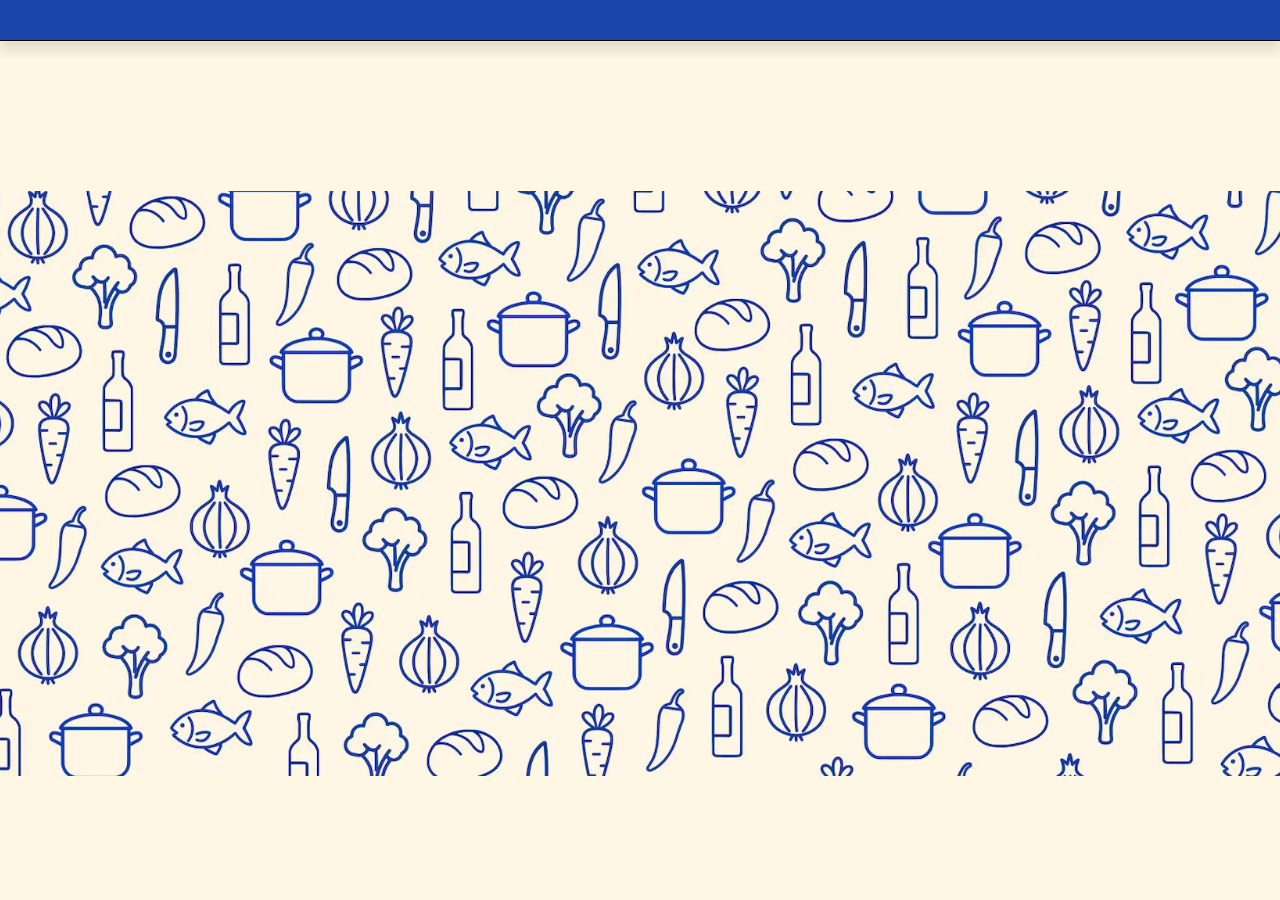
<file: index.html>
<!DOCTYPE html>
<html lang="en">

<head>
    <meta charset="UTF-8">
    <meta name="viewport" content="width=device-width, initial-scale=1.0">
    <title>Forside</title>
    <link rel="stylesheet" href="index.css">
    <link rel="stylesheet" href="samlet.css">
</head>

<body>
    <header></header>
    <main></main>
    <footer></footer>
    <script src="index.js"></script>
</body>

</html>
</file>
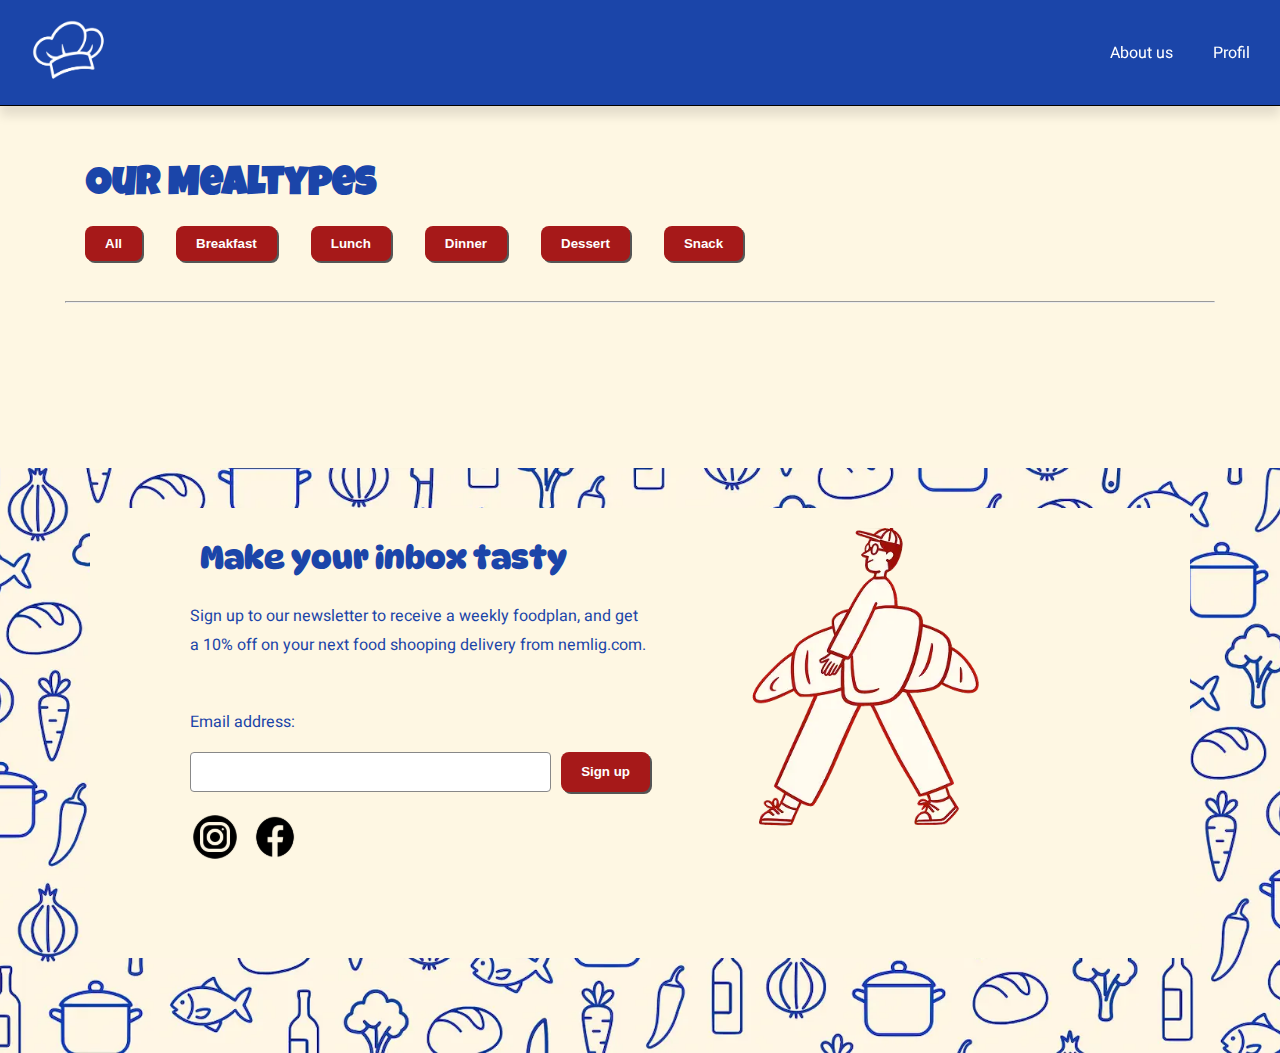
<file: recipes.html>
<!DOCTYPE html>
<html lang="en">

<head>
    <meta charset="UTF-8" />
    <meta name="viewport" content="width=device-width, initial-scale=1.0" />
    <meta name="robots" content="noindex" />
    <link rel="preconnect" href="https://fonts.googleapis.com" />
    <link rel="preconnect" href="https://fonts.gstatic.com" crossorigin />
    <link href="https://fonts.googleapis.com/css2?family=Luckiest+Guy&display=swap" rel="stylesheet" />
    <link rel="preconnect" href="https://fonts.googleapis.com" />
    <link rel="preconnect" href="https://fonts.gstatic.com" crossorigin />
    <link href="https://fonts.googleapis.com/css2?family=DynaPuff:wght@400..700&display=swap" rel="stylesheet" />
    <link rel="preconnect" href="https://fonts.googleapis.com" />
    <link rel="preconnect" href="https://fonts.gstatic.com" crossorigin />
    <link href="https://fonts.googleapis.com/css2?family=Heebo:wght@100..900&display=swap" rel="stylesheet" />
    <link rel="icon" type="image/svg+xml"
        href="data:image/svg+xml,<svg xmlns=%22http://www.w3.org/2000/svg%22 width=%22256%22 height=%22256%22 viewBox=%220 0 100 100%22><rect width=%22100%22 height=%22100%22 rx=%2220%22 fill=%22%231b45a9%22></rect><text x=%2250%%22 y=%2250%%22 dominant-baseline=%22central%22 text-anchor=%22middle%22 font-size=%2263%22>👩‍🍳</text></svg>" />
    <title>Recipes</title>
    <link rel="stylesheet" href="recipes.css" />
    <link rel="stylesheet" href="samlet.css" />
</head>

<body>
    <header>
        <a href="index.html">
            <img src="img/hvid_logo.webp" alt="Logo" class="logo" />
        </a>
        <nav>
            <ul class="menu">
                <li><a href="index.html">About us</a></li>
                <li><a href="index.html">Profil</a></li>
            </ul>
            <div class="burger">
                <div class="line"></div>
                <div class="line"></div>
                <div class="line"></div>
            </div>
        </nav>
    </header>
    <main>
        <h1 class="filter_h2">Our Mealtypes</h1>
        <section class="buttons">
            <button class="filter" data-mealtype="All">All</button>
            <button class="filter" data-mealtype="Breakfast">Breakfast</button>
            <button class="filter" data-mealtype="Lunch">Lunch</button>
            <button class="filter" data-mealtype="Dinner">Dinner</button>
            <button class="filter" data-mealtype="Dessert">Dessert</button>
            <button class="filter" data-mealtype="Snack">Snack</button>
        </section>
        <hr>
        <section id="recipes_list"></section>
        <!-- <div class="layout">
            <section class="grid-1-1">
                <article class="blaaboks">
                    <h1>Classic margherita pizza</h1>
                    <div>
                        <img src="img/shrimp.webp" alt="" />
                    </div>
                    <p>Cooking time: 30 min</p>
                    <p>Difficulty: Easy</p>
                </article>
                <article class="blaaboks">
                    <h1>Tomato basil bruschetta</h1>
                    <div><img src="img/shrimp.webp" alt="" /></div>
                    <p>Cooking time: 25 min</p>
                    <p>Difficulty: Easy</p>
                </article>

                <article class="blaaboks">
                    <h1>Caprese salad</h1>
                    <div><img src="img/shrimp.webp" alt="" /></div>
                    <p>Cooking time: 10 min</p>
                    <p>Difficulty: Easy</p>
                </article>

                <article class="blaaboks">
                    <h1>Shrimp Scampi pasta</h1>
                    <div><img src="img/shrimp.webp" alt="" /></div>
                    <p>Cooking time: 10 min</p>
                    <p>Difficulty: Easy</p>
                </article>

                <article class="blaaboks">
                    <h1>Classic margherita pizza</h1>
                    <div><img src="img/shrimp.webp" alt="" /></div>
                    <p>Cooking time</p>
                    <p>Difficulty: Easy</p>
                </article>

                <article class="blaaboks">
                    <h1>Classic margherita pizza</h1>
                    <div><img src="img/shrimp.webp" alt="" /></div>
                    <p>Cooking time</p>
                    <p>Difficulty: Easy</p>
                </article>
            </section>
        </div> -->
    </main>
    <footer>
        <section class="footer_box">
            <div class="footer-content">
                <h2>Make your inbox tasty</h2>
                <p class="font_color">Sign up to our newsletter to receive a weekly foodplan, and get a 10% off on your
                    next
                    food shooping delivery from nemlig.com.</p>
                <br />
                <p class="font_color">Email address:</p>
                <form class="signup-form">
                    <input type="email" class="search-input" id="email" />
                    <button>Sign up</button>
                </form>
                <div class="social-icons">
                    <img src="img/Instagram Circle.svg" alt="Instagram" />
                    <img src="img/Facebook.svg" alt="Facebook" />
                </div>
            </div>
            <div class="footer-image">
                <img src="img/croissantmand.webp" alt="mand" />
            </div>
        </section>
    </footer>
    <script src="recipes.js"></script>
    <script src="menu.js"></script>
</body>

</html>
</file>
<file: index.css>
/*************** Reset *********************/
* {
  margin: 0;
  padding: 0;
  box-sizing: border-box;
}

img {
  width: 100%;
  height: auto;
  display: block;
}

/*******************************************/

/********* Forside *********/

.p_forside {
  text-align: center;
  line-height: 2.2;
  max-width: 430px;
  margin: 0 auto;
  padding-bottom: 20px;
  font-family: "Heebo", sans-serif;
  color: var(--primary-b-color);
}

@media (min-width: 800px) {
  .p_forside {
    margin: auto;
    max-width: 800px;
    padding-top: 50px;
    font-size: 18px;
    font-family: "Heebo", sans-serif;
  }
}

.h1_forside {
  text-align: center;
  padding-top: 50px;
  font-size: 36px;
}

@media (min-width: 800px) {
  .h1_forside {
    padding: 5px;
    font-size: 40px;
  }
}

/*** søge knappen */

.search_bar {
  display: flex;
  justify-content: center;
  align-items: center;
  margin: 20px auto;
  width: 75%;
  background-color: white;
  border: 2px solid #1b45a9;
  border-radius: 50px;
  overflow: hidden;
  position: relative;
  top: -100px;
}

@media (min-width: 800px) {
  .search_bar {
    top: -150px;
    width: 45%;
    padding: 10px 17px;
  }
}

.search_bar input {
  flex: 1;
  padding: 5px 15px;
  border: none;
  outline: none;
  font-size: 13px;
  border-radius: 50px 0 0 50px;
}

@media (min-width: 800px) {
  .search_bar input {
    font-size: 15px;
  }
}

.search_bar button {
  background-color: white;
  border: none;
  padding: 10px 15px;
  cursor: pointer;
  color: black;
  box-shadow: none;
}

.search_bar button:hover {
  background-color: white;
}

.search_bar i {
  font-size: 18px;
}

/******/

.chevron_down {
  position: absolute;
  left: 50%;
  top: 470px;
  transform: translateX(-50%);
  font-size: 2rem;
  color: #1b45a9;
  text-decoration: none;
  animation: bounce 2s infinite;
}

@media (min-width: 800px) {
  .chevron_down {
    top: 750px;
    font-size: 3rem;
  }
}

@keyframes bounce {
  0%,
  100% {
    transform: translateY(0);
  }
  50% {
    transform: translateY(10px);
  }
}

.forside_img {
  width: 100%;
  height: 46vh;
  object-fit: cover;
  display: block;
}

@media (min-width: 800px) {
  .forside_img {
    object-position: center;
    height: 80vh;
  }
}

.forside_logo {
  position: absolute;
  top: 35%;
  left: 50%;
  transform: translateX(-50%);
}

.forside_logo img {
  min-width: 115%;
}

@media (min-width: 800px) {
  .forside_logo {
    width: 200px;
    top: 55%;
  }
}

.kategory_container {
  display: flex;
  flex-direction: column;
  align-items: center;
  text-align: center;
  border: 3px solid #1b45a9;
  border-radius: 30px;
  margin: 5% 10%;
  gap: 20px;
}

.kategory_container img {
  border-radius: 100px;
}

.kategory_scroll {
  display: flex;
  flex-direction: column;
  gap: 20px;
  width: 100%;
  padding: 20px;
}

.kategory_scroll div {
  width: 190px;
  margin: 0 auto;
}

@media (min-width: 800px) {
  .kategory_scroll {
    flex-direction: row;
    flex-wrap: nowrap;
    overflow-x: auto; /* horizontal scroll */
    -webkit-overflow-scrolling: touch;
    justify-content: flex-start;
    gap: 65px;
    padding: 40px;
  }

  .kategory_scroll div {
    min-width: 180px;
  }

  .kategory_container h1 {
    align-self: flex-start; /* pushes just the title to the left */
    text-align: left; /* makes its text left-aligned */
    margin-left: 70px;
    margin-top: 50px;
  }
}
/**********/
</file>
<file: samlet.css>
/*************** Reset *********************/
* {
  margin: 0;
  padding: 0;
  box-sizing: border-box;
}

img {
  width: 100%;
  height: auto;
  display: block;
}

/*****************Menu*******************/

main {
  padding: 15px;
  max-width: 1200px;
  margin: 0 auto;
}
body {
  background-color: rgb(254, 247, 227);
}

header {
  display: flex;
  justify-content: space-between;
  align-items: center;
  padding: 20px;
  background-color: var(--primary-b-color);
}

.logo {
  width: 98px;
  margin-block: 0;
}

/* header .logo a {
  color: rgb(73, 102, 151);
  font-size: 2.5rem;
  text-decoration: none;
  font-weight: 400;
} */

nav {
  display: flex;
  align-items: center;
}

.menu {
  display: flex;
  list-style: none;
  margin: 0;
  padding: 0;
}

.menu li {
  margin-right: 20px;
}

.menu li:last-child {
  margin-right: 0;
}

.menu a {
  display: block;
  padding: 10px;
  color: white;
  text-decoration: none;
  transition: color 0.3s;
  text-align: end;
}

.menu a:hover {
  color: rgb(0, 149, 255);
}

header {
  border-bottom: 1px solid black;
}

@media (max-width: 800px) {
  header {
    display: none;
  }
}

/*******burger*******/
header {
  position: sticky;
  top: 0;
  display: flex;
  justify-content: space-between;
  align-items: center;
  padding: 20px;
  background-color: var(--primary-b-color);
  box-shadow: 0 10px 10px rgba(0, 0, 0, 0.1);
  z-index: 10;
}

.burger {
  width: 30px;
  height: 20px;
  cursor: pointer;
}

.burger .line {
  width: 100%;
  height: 2px;
  background-color: white;
  margin-bottom: 5px;
  transition: 0.2s linear;
}
.burger {
  display: none;
}
@media screen and (max-width: 800px) {
  .menu {
    display: none;
  }
  .burger {
    display: block;
  }
  .burger.active .line:nth-child(1) {
    transform: rotate(45deg) translate(5px, 5px);
    transition: 0.2s linear;
  }

  .burger.active .line:nth-child(2) {
    opacity: 0;
    transition: 0.15s linear;
  }

  .burger.active .line:nth-child(3) {
    transform: rotate(-45deg) translate(5px, -5px);
    transition: 0.2s linear;
  }

  nav.active .menu {
    display: block;
    background-color: #ffffff;
    position: absolute;
    top: 105px;
    left: 0;
    width: 100%;
    box-shadow: 0 10px 10px rgba(0, 0, 0, 0.1);
    z-index: 1;
  }

  nav.active .menu li {
    margin: 10px 20px;
  }

  nav.active .menu a {
    font-size: 24px;
  }
  .menu a {
    color: var(--primary-b-color);
  }
}

/*************** Fonts *******************/
.luckiest-guy-regular {
  font-family: "Luckiest Guy", cursive;
  font-weight: 400;
  font-style: normal;
}
.dynapuff {
  font-family: "DynaPuff", system-ui;
  font-style: normal;
  font-variation-settings: "wdth" 100;
}
.heebo {
  font-family: "Heebo", sans-serif;
  font-style: normal;
}
p {
  font-family: "Heebo", sans-serif;
  /* font-size: 15px; */
}
li {
  font-family: "Heebo", sans-serif;
  /* font-size: 15px;
  color: black; */
}
a {
  font-family: "Heebo", sans-serif;
  /* font-size: 15px;
  color: black; */
}
h1 {
  font-family: "Luckiest Guy", cursive;
  color: var(--primary-b-color);
  /* font-size: 2.5rem; */
}
h2 {
  font-family: "DynaPuff", system-ui;
  color: var(--primary-b-color);
  /* font-size: 2.5rem; */
  padding: 10px;
}
h3 {
  font-family: "DynaPuff", system-ui;
  color: var(--primary-b-color);
  /* font-size: 2.5rem; */
}
/**********custom properties**************/
html {
  --primary-b-color: rgba(27, 69, 169);
  --secondary-b-color: rgba(166, 25, 25);
}
/*****************knapper******************/
button {
  padding: 10px 20px;
  background-color: var(--secondary-b-color);
  color: white;
  border: none;
  border-radius: 8px;
  cursor: pointer;
  font-weight: bold;
  box-shadow: 2px 2px 0 #555;
}

button:hover {
  background-color: #931a1f;
}
/*****************Footer******************/

footer {
  background-color: rgba(27, 69, 169);
  height: 69vh;
  padding: 40px 0;
  background-size: cover;
  margin-top: 120px;
}

@media (min-width: 750px) {
  footer {
    background-image: url(img/footer.webp);
    height: 65vh;
    padding: 40px 0;
    background-size: cover;
    background-repeat: no-repeat;
    background-position: center;
  }
}

.footer_box {
  background-color: rgb(254, 247, 227);
  margin-inline: 60px;
  padding: 20px;
  height: 59vh;
  display: grid;
  grid-template-columns: 1fr 1fr;
  max-width: 1100px;
  margin: 0 auto;
  gap: 60px;
  padding-left: 100px;
}

@media (min-width: 750px) {
  .footer_box {
    height: 50vh;
  }
}

.footer-content {
  display: flex;
  flex-direction: column;
  gap: 15px;
}

.footer-content h2 {
  font-size: 2rem;
  font-weight: bold;
}

.signup-form {
  display: flex;
  flex-direction: row;
  gap: 10px;
}

.search-input {
  flex: 1;
  padding: 10px;
  font-size: 16px;
  border: 1px solid #888;
  border-radius: 4px;
}

.footer-image img {
  width: 100%;
  max-width: 300px;
}

.social-icons {
  margin-top: 5px;
  display: flex;
  gap: 10px;
}

.social-icons img {
  width: 50px;
  height: 50px;
  cursor: pointer;
}
.font_color {
  color: var(--primary-b-color);
}
@media (max-width: 750px) {
  .footer_box {
    max-width: 400px;
    margin: 0 auto;
    padding-left: 20px;
  }
  /* .social-icons img {
    display: none;
  } */
}
</file>
<file: recipes.css>
/*************** Reset *********************/
* {
  margin: 0;
  padding: 0;
  box-sizing: border-box;
}

img {
  width: 100%;
  height: auto;
  display: block;
}

/*****************filter knapper****************/
.filter_h2 {
  font-size: 2.5rem;
  margin-top: 45px;
  margin-left: 31px;
}
.buttons {
  justify-content: space-evenly;
}
.filter {
  margin-top: 20px;
  margin-left: 30px;
  margin-bottom: 40px;
}

/* .layout {
  display: grid;
  gap: 20px;
  grid-template-columns: repeat(auto-fit, minmax(320px, 1fr));
} */
/******************** ID *********************/
#recipes_list {
  display: grid;
  grid-template-columns: repeat(auto-fill, minmax(350px, 1fr));
  gap: 20px;
}

hr {
  display: flex;
  justify-content: center;
  align-items: center;
  max-width: 1150px;
  color: #1b45a9;
  margin-bottom: 30px;
  margin-left: 9.5px;
}
/********  Kortdesign  *******/
.blaaboks {
  display: grid;
  grid: subgrid/subgrid;
  grid-row: span 3;
  border: 2px solid var(--primary-b-color);
  border-radius: 8px;
  padding: 20px;
  background: #fff;
  margin: 10px;
}

.blaaboks img {
  display: flex;
  align-items: center;
  margin: 0 auto;
  width: 300px;
  height: auto;
  display: block;
  border-radius: 50%;
}

a {
  text-decoration: none;
}

p {
  color: #1b45a9;
  line-height: 180%;
}
h1 {
  font-size: 3.5rem;
}

h2 {
  font-size: 1.8rem;
}

.p_margin {
  margin-top: 20px;
}

/* lidt spacing inde i kortene */
.blaaboks h1 {
  font-size: 1.8rem;
  margin-bottom: 0.5rem;
}

.blaaboks p {
  font-size: 20px;
  line-height: 180%;
}
</file>
